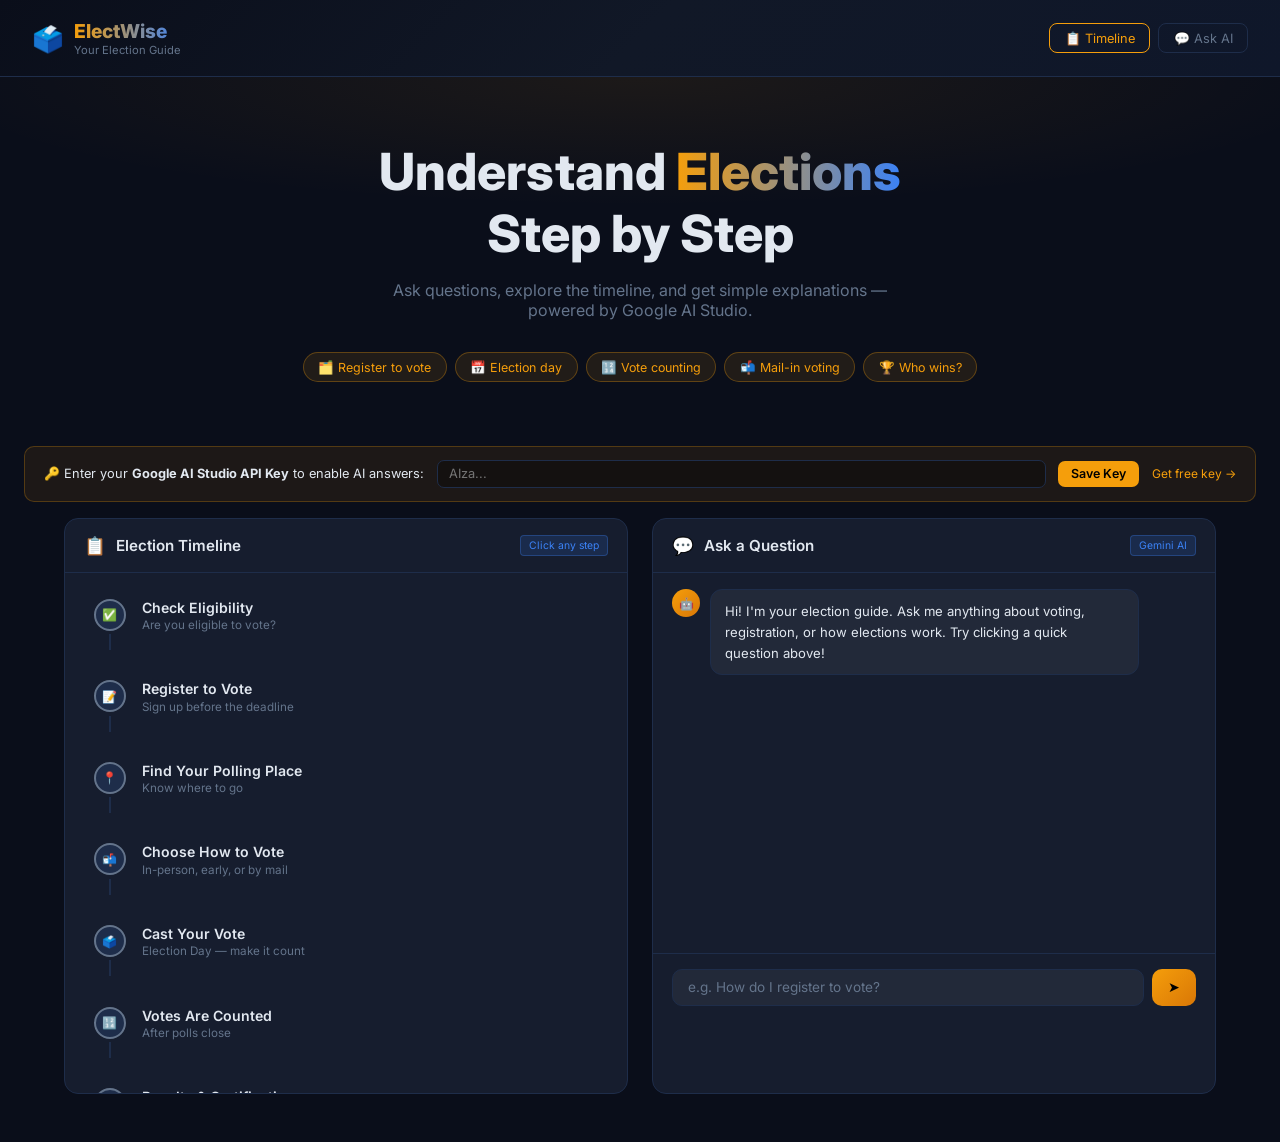
<file: index.html>
<!DOCTYPE html>
<html lang="en">
<head>
<meta charset="UTF-8"/>
<meta name="viewport" content="width=device-width,initial-scale=1.0"/>
<title>ElectWise — Your Election Guide</title>
<link href="https://fonts.googleapis.com/css2?family=Inter:wght@300;400;500;600;700;800&display=swap" rel="stylesheet"/>
<style>
:root{
  --bg:#0a0e1a;
  --bg2:#111827;
  --card:#161d2e;
  --border:#1e2d4a;
  --accent:#f59e0b;
  --accent2:#3b82f6;
  --text:#e2e8f0;
  --muted:#64748b;
  --success:#10b981;
  --radius:14px;
}
*{margin:0;padding:0;box-sizing:border-box;}
body{font-family:'Inter',sans-serif;background:var(--bg);color:var(--text);min-height:100vh;overflow-x:hidden;}

/* ── HEADER ── */
header{
  background:linear-gradient(135deg,#0a0e1a 0%,#111827 50%,#0f172a 100%);
  border-bottom:1px solid var(--border);
  padding:1.2rem 2rem;
  display:flex;align-items:center;gap:1rem;
  position:sticky;top:0;z-index:100;
  backdrop-filter:blur(12px);
}
.logo{display:flex;align-items:center;gap:.6rem;}
.logo-icon{font-size:1.6rem;}
.logo-text{font-size:1.2rem;font-weight:800;background:linear-gradient(90deg,#f59e0b,#3b82f6);-webkit-background-clip:text;-webkit-text-fill-color:transparent;}
.logo-sub{font-size:.7rem;color:var(--muted);font-weight:400;-webkit-text-fill-color:var(--muted);}
header nav{margin-left:auto;display:flex;gap:.5rem;}
header nav button{background:transparent;border:1px solid var(--border);color:var(--muted);padding:.4rem .9rem;border-radius:8px;cursor:pointer;font-size:.8rem;font-family:'Inter',sans-serif;transition:all .2s;}
header nav button:hover,header nav button.active{border-color:var(--accent);color:var(--accent);}

/* ── HERO ── */
.hero{
  text-align:center;padding:4rem 2rem 2rem;
  background:radial-gradient(ellipse 80% 50% at 50% 0%,rgba(245,158,11,.08) 0%,transparent 70%);
}
.hero h1{font-size:clamp(2rem,5vw,3.2rem);font-weight:800;line-height:1.2;margin-bottom:1rem;}
.hero h1 span{background:linear-gradient(90deg,#f59e0b,#3b82f6);-webkit-background-clip:text;-webkit-text-fill-color:transparent;}
.hero p{color:var(--muted);font-size:1rem;max-width:540px;margin:0 auto 2rem;}
.quick-chips{display:flex;flex-wrap:wrap;gap:.5rem;justify-content:center;margin-bottom:2rem;}
.chip{background:rgba(245,158,11,.1);border:1px solid rgba(245,158,11,.3);color:var(--accent);padding:.4rem .9rem;border-radius:999px;font-size:.78rem;cursor:pointer;transition:all .2s;}
.chip:hover{background:rgba(245,158,11,.2);transform:translateY(-1px);}

/* ── LAYOUT ── */
.main{display:grid;grid-template-columns:1fr 1fr;gap:1.5rem;max-width:1200px;margin:0 auto;padding:0 1.5rem 3rem;}
@media(max-width:768px){.main{grid-template-columns:1fr;}}

/* ── PANEL ── */
.panel{background:var(--card);border:1px solid var(--border);border-radius:var(--radius);overflow:hidden;display:flex;flex-direction:column;}
.panel-header{padding:1rem 1.2rem;border-bottom:1px solid var(--border);display:flex;align-items:center;gap:.6rem;}
.panel-header .icon{font-size:1.1rem;}
.panel-header h2{font-size:.95rem;font-weight:600;}
.panel-header .badge{margin-left:auto;background:rgba(59,130,246,.15);border:1px solid rgba(59,130,246,.3);color:var(--accent2);font-size:.65rem;padding:.2rem .5rem;border-radius:4px;}

/* ── TIMELINE ── */
.timeline{padding:1rem 1.2rem;flex:1;overflow-y:auto;max-height:520px;}
.tl-step{display:flex;gap:1rem;margin-bottom:.5rem;cursor:pointer;border-radius:10px;padding:.6rem;transition:background .2s;position:relative;}
.tl-step:hover{background:rgba(245,158,11,.06);}
.tl-step.active{background:rgba(245,158,11,.1);border:1px solid rgba(245,158,11,.2);}
.tl-left{display:flex;flex-direction:column;align-items:center;gap:0;}
.step-num{width:32px;height:32px;border-radius:50%;background:var(--border);border:2px solid var(--muted);display:flex;align-items:center;justify-content:center;font-size:.75rem;font-weight:700;flex-shrink:0;transition:all .3s;}
.tl-step.done .step-num{background:var(--success);border-color:var(--success);color:#fff;}
.tl-step.active .step-num{background:var(--accent);border-color:var(--accent);color:#000;}
.tl-line{width:2px;flex:1;background:var(--border);min-height:16px;margin:.2rem 0;}
.tl-content{flex:1;}
.tl-title{font-size:.88rem;font-weight:600;margin-bottom:.15rem;}
.tl-sub{font-size:.73rem;color:var(--muted);}
.tl-detail{margin-top:.6rem;font-size:.78rem;color:var(--text);line-height:1.6;background:rgba(255,255,255,.03);border-radius:8px;padding:.7rem;display:none;border-left:2px solid var(--accent);}
.tl-step.active .tl-detail{display:block;animation:fadeIn .3s ease;}

/* ── CHAT ── */
.chat-messages{flex:1;overflow-y:auto;max-height:380px;padding:1rem 1.2rem;display:flex;flex-direction:column;gap:.8rem;}
.msg{display:flex;gap:.6rem;animation:fadeIn .3s ease;}
.msg.user{flex-direction:row-reverse;}
.avatar{width:28px;height:28px;border-radius:50%;flex-shrink:0;display:flex;align-items:center;justify-content:center;font-size:.75rem;}
.ai-avatar{background:linear-gradient(135deg,#f59e0b,#d97706);}
.user-avatar{background:linear-gradient(135deg,#3b82f6,#2563eb);}
.bubble{max-width:82%;background:rgba(255,255,255,.05);border:1px solid var(--border);border-radius:12px;padding:.65rem .9rem;font-size:.82rem;line-height:1.6;}
.msg.user .bubble{background:rgba(59,130,246,.12);border-color:rgba(59,130,246,.25);}
.bubble ul{margin-left:1rem;margin-top:.3rem;}
.bubble li{margin-bottom:.2rem;}
.chat-input-area{padding:.9rem 1.2rem;border-top:1px solid var(--border);}
.input-row{display:flex;gap:.5rem;}
#chat-input{flex:1;background:rgba(255,255,255,.05);border:1px solid var(--border);border-radius:10px;padding:.6rem .9rem;color:var(--text);font-size:.85rem;font-family:'Inter',sans-serif;outline:none;transition:border .2s;}
#chat-input:focus{border-color:var(--accent);}
#chat-input::placeholder{color:var(--muted);}
#send-btn{background:linear-gradient(135deg,#f59e0b,#d97706);border:none;border-radius:10px;padding:.6rem 1rem;cursor:pointer;font-size:.9rem;transition:transform .15s,opacity .2s;}
#send-btn:hover{transform:scale(1.05);}
#send-btn:disabled{opacity:.5;cursor:not-allowed;}

/* ── RESULT PANEL ── */
.result-box{margin:0 1.5rem 1.5rem;background:var(--card);border:1px solid var(--border);border-radius:var(--radius);padding:1.2rem;display:none;animation:fadeIn .4s ease;}
.result-box.visible{display:block;}
.result-box h3{font-size:.9rem;font-weight:700;color:var(--accent);margin-bottom:.7rem;display:flex;align-items:center;gap:.4rem;}
.result-box .steps-list{list-style:none;}
.result-box .steps-list li{display:flex;gap:.7rem;padding:.5rem 0;border-bottom:1px solid rgba(255,255,255,.05);font-size:.82rem;line-height:1.5;}
.result-box .steps-list li:last-child{border-bottom:none;}
.step-dot{width:20px;height:20px;border-radius:50%;background:linear-gradient(135deg,#f59e0b,#3b82f6);display:flex;align-items:center;justify-content:center;font-size:.62rem;font-weight:700;flex-shrink:0;color:#000;}

/* ── LOADING ── */
.typing{display:flex;gap:4px;align-items:center;padding:.4rem 0;}
.typing span{width:6px;height:6px;background:var(--muted);border-radius:50%;animation:bounce .8s infinite;}
.typing span:nth-child(2){animation-delay:.15s;}
.typing span:nth-child(3){animation-delay:.3s;}
@keyframes bounce{0%,80%,100%{transform:translateY(0);}40%{transform:translateY(-5px);}}
@keyframes fadeIn{from{opacity:0;transform:translateY(6px);}to{opacity:1;transform:translateY(0);}}

/* ── API KEY BANNER ── */
.api-banner{background:rgba(245,158,11,.08);border:1px solid rgba(245,158,11,.25);border-radius:10px;padding:.8rem 1.2rem;margin:0 1.5rem 1rem;font-size:.8rem;display:flex;align-items:center;gap:.8rem;flex-wrap:wrap;}
.api-banner input{background:rgba(0,0,0,.3);border:1px solid var(--border);border-radius:7px;padding:.35rem .7rem;color:var(--text);font-size:.8rem;font-family:'Inter',sans-serif;flex:1;min-width:200px;outline:none;}
.api-banner input:focus{border-color:var(--accent);}
.api-banner button{background:var(--accent);border:none;border-radius:7px;padding:.35rem .8rem;font-size:.78rem;font-weight:600;cursor:pointer;color:#000;font-family:'Inter',sans-serif;}
</style>
</head>
<body>

<header>
  <div class="logo">
    <span class="logo-icon">🗳️</span>
    <div>
      <div class="logo-text">ElectWise</div>
      <div class="logo-sub">Your Election Guide</div>
    </div>
  </div>
  <nav>
    <button class="active" onclick="showSection('guide')">📋 Timeline</button>
    <button onclick="showSection('chat')">💬 Ask AI</button>
  </nav>
</header>

<div class="hero">
  <h1>Understand <span>Elections</span><br/>Step by Step</h1>
  <p>Ask questions, explore the timeline, and get simple explanations — powered by Google AI Studio.</p>
  <div class="quick-chips">
    <div class="chip" onclick="askQuestion('How do I register to vote?')">🗂️ Register to vote</div>
    <div class="chip" onclick="askQuestion('What happens on election day?')">📅 Election day</div>
    <div class="chip" onclick="askQuestion('How are votes counted?')">🔢 Vote counting</div>
    <div class="chip" onclick="askQuestion('Can I vote by mail?')">📬 Mail-in voting</div>
    <div class="chip" onclick="askQuestion('How is the winner decided?')">🏆 Who wins?</div>
  </div>
</div>

<!-- API Key Banner -->
<div class="api-banner" id="api-banner">
  <span>🔑 Enter your <strong>Google AI Studio API Key</strong> to enable AI answers:</span>
  <input type="password" id="api-key-input" placeholder="AIza..."/>
  <button onclick="saveApiKey()">Save Key</button>
  <a href="https://aistudio.google.com/apikey" target="_blank" style="color:var(--accent);font-size:.75rem;text-decoration:none;">Get free key →</a>
</div>

<!-- Result Box (AI full answer) -->
<div class="result-box" id="result-box">
  <h3>✨ AI Breakdown</h3>
  <div id="result-content"></div>
</div>

<div class="main">

  <!-- LEFT: TIMELINE -->
  <div class="panel" id="timeline-panel">
    <div class="panel-header">
      <span class="icon">📋</span>
      <h2>Election Timeline</h2>
      <span class="badge">Click any step</span>
    </div>
    <div class="timeline" id="timeline"></div>
  </div>

  <!-- RIGHT: CHAT -->
  <div class="panel" id="chat-panel">
    <div class="panel-header">
      <span class="icon">💬</span>
      <h2>Ask a Question</h2>
      <span class="badge">Gemini AI</span>
    </div>
    <div class="chat-messages" id="chat-messages">
      <div class="msg">
        <div class="avatar ai-avatar">🤖</div>
        <div class="bubble">Hi! I'm your election guide. Ask me anything about voting, registration, or how elections work. Try clicking a quick question above!</div>
      </div>
    </div>
    <div class="chat-input-area">
      <div class="input-row">
        <input type="text" id="chat-input" placeholder="e.g. How do I register to vote?" onkeydown="if(event.key==='Enter')sendMessage()"/>
        <button id="send-btn" onclick="sendMessage()">➤</button>
      </div>
    </div>
  </div>

</div>

<script>
// ── DATA ──
const STEPS = [
  {
    num:1, icon:"✅", title:"Check Eligibility",
    sub:"Are you eligible to vote?",
    detail:"In the US, you must be: (1) a US citizen, (2) at least 18 years old by Election Day, (3) a resident of the state where you register. Some states allow 17-year-olds to vote in primaries if they'll be 18 by the general election."
  },
  {
    num:2, icon:"📝", title:"Register to Vote",
    sub:"Sign up before the deadline",
    detail:"Register online at vote.gov, by mail, or in person at your local election office. Deadlines vary by state — usually 15–30 days before the election. Some states offer same-day registration. You'll need your address, ID number or last 4 SSN digits."
  },
  {
    num:3, icon:"📍", title:"Find Your Polling Place",
    sub:"Know where to go",
    detail:"After registering, you're assigned a polling place based on your address. Find it at vote.gov or your state's election website. Hours are typically 6am–8pm on Election Day. If you move, update your registration!"
  },
  {
    num:4, icon:"📬", title:"Choose How to Vote",
    sub:"In-person, early, or by mail",
    detail:"You have options: (1) Vote in person on Election Day, (2) Early voting — many states open polls 1–2 weeks early, (3) Absentee/Mail-in ballot — request one from your county clerk. Mail-in deadlines vary, so apply early."
  },
  {
    num:5, icon:"🗳️", title:"Cast Your Vote",
    sub:"Election Day — make it count",
    detail:"Bring a valid ID (requirements vary by state). A poll worker will verify your registration. You'll receive a ballot, mark your choices in a private booth, then submit it. You may get an 'I Voted' sticker! The whole process takes about 5–15 minutes."
  },
  {
    num:6, icon:"🔢", title:"Votes Are Counted",
    sub:"After polls close",
    detail:"Ballots are counted by election officials — both digitally (scanning machines) and manually audited. Mail-in ballots may take days to count. Results are reported throughout the night but are not certified immediately — this is normal."
  },
  {
    num:7, icon:"🏆", title:"Results & Certification",
    sub:"The official outcome",
    detail:"Preliminary results are announced on election night. Official certification happens days to weeks later after all ballots (including mail-in) are verified. For presidential elections, the Electoral College meets in December. Inauguration is January 20."
  }
];

let activeStep = null;

function renderTimeline(){
  const el = document.getElementById('timeline');
  el.innerHTML = STEPS.map((s,i) => `
    <div class="tl-step" id="step-${s.num}" onclick="toggleStep(${s.num})">
      <div class="tl-left">
        <div class="step-num">${s.icon}</div>
        ${i < STEPS.length-1 ? '<div class="tl-line"></div>' : ''}
      </div>
      <div class="tl-content">
        <div class="tl-title">${s.title}</div>
        <div class="tl-sub">${s.sub}</div>
        <div class="tl-detail">${s.detail}</div>
      </div>
    </div>
  `).join('');
}

function toggleStep(num){
  if(activeStep === num){
    document.getElementById('step-'+num).classList.remove('active');
    activeStep = null;
    return;
  }
  if(activeStep) document.getElementById('step-'+activeStep)?.classList.remove('active');
  activeStep = num;
  document.getElementById('step-'+num).classList.add('active');
  document.getElementById('step-'+num).scrollIntoView({behavior:'smooth',block:'nearest'});
}

// ── API KEY ──
let API_KEY = localStorage.getItem('ew_api_key') || '';
function saveApiKey(){
  API_KEY = document.getElementById('api-key-input').value.trim();
  if(API_KEY){ localStorage.setItem('ew_api_key',API_KEY); document.getElementById('api-banner').style.display='none'; }
}
window.addEventListener('load',()=>{
  if(API_KEY) document.getElementById('api-banner').style.display='none';
});

// ── CHAT ──
let chatHistory = [];

function addMsg(role, html){
  const wrap = document.getElementById('chat-messages');
  const isUser = role==='user';
  const div = document.createElement('div');
  div.className = `msg ${isUser?'user':''}`;
  div.innerHTML = `
    <div class="avatar ${isUser?'user-avatar':'ai-avatar'}">${isUser?'👤':'🤖'}</div>
    <div class="bubble">${html}</div>
  `;
  wrap.appendChild(div);
  wrap.scrollTop = wrap.scrollHeight;
  return div;
}

function showTyping(){
  const wrap = document.getElementById('chat-messages');
  const div = document.createElement('div');
  div.className='msg';div.id='typing-indicator';
  div.innerHTML=`<div class="avatar ai-avatar">🤖</div><div class="bubble"><div class="typing"><span></span><span></span><span></span></div></div>`;
  wrap.appendChild(div);wrap.scrollTop=wrap.scrollHeight;
}
function hideTyping(){ document.getElementById('typing-indicator')?.remove(); }

async function callGemini(question){
  if(!API_KEY) return "⚠️ Please enter your Google AI Studio API key above to get AI-powered answers!";
  const url = `https://generativelanguage.googleapis.com/v1beta/models/gemini-2.0-flash:generateContent?key=${API_KEY}`;
  const systemCtx = `You are ElectWise, a friendly non-partisan election guide for first-time voters in the US.

When a user asks a question, follow this exact structure:
1. **Stage:** Start with one bold line identifying which election stage their question is about (e.g. "📋 Stage: Vote Counting").
2. **How it works:** Give a numbered list of 3–5 simple, jargon-free steps explaining that stage.
3. **What happens next:** End with a single sentence starting with "➡️ What happens next:" that tells the user what follows this stage.

Keep the total response under 200 words. Use plain language a first-time voter can understand. Do not use legal or technical jargon. Always recommend vote.gov for local details.`;
  const body = {
    contents:[
      {role:"user",parts:[{text: systemCtx + "\n\nUser question: " + question}]}
    ]
  };
  try{
    const res = await fetch(url,{method:'POST',headers:{'Content-Type':'application/json'},body:JSON.stringify(body)});
    const data = await res.json();
    if(data.candidates?.[0]?.content?.parts?.[0]?.text){
      return data.candidates[0].content.parts[0].text;
    }
    return "Sorry, I couldn't get an answer. Please check your API key and try again.";
  } catch(e){
    return "Network error. Please check your connection and API key.";
  }
}

function formatAIText(text){
  return text
    .replace(/\*\*(.*?)\*\*/g,'<strong>$1</strong>')
    .replace(/\n\n/g,'<br/><br/>')
    .replace(/\n(\d+)\./g,'<br/>$1.')
    .replace(/\n-\s/g,'<br/>• ');
}

async function sendMessage(){
  const input = document.getElementById('chat-input');
  const q = input.value.trim();
  if(!q) return;
  input.value='';
  document.getElementById('send-btn').disabled=true;
  addMsg('user', q);
  showTyping();
  const answer = await callGemini(q);
  hideTyping();
  addMsg('ai', formatAIText(answer));
  document.getElementById('send-btn').disabled=false;
  input.focus();
}

function askQuestion(q){
  document.getElementById('chat-input').value = q;
  sendMessage();
  // scroll to chat
  document.getElementById('chat-panel').scrollIntoView({behavior:'smooth',block:'start'});
}

function showSection(s){
  const btns = document.querySelectorAll('header nav button');
  btns.forEach((b,i)=>b.classList.toggle('active', (s==='guide'&&i===0)||(s==='chat'&&i===1)));
}

// ── INIT ──
renderTimeline();
</script>
</body>
</html>
</file>
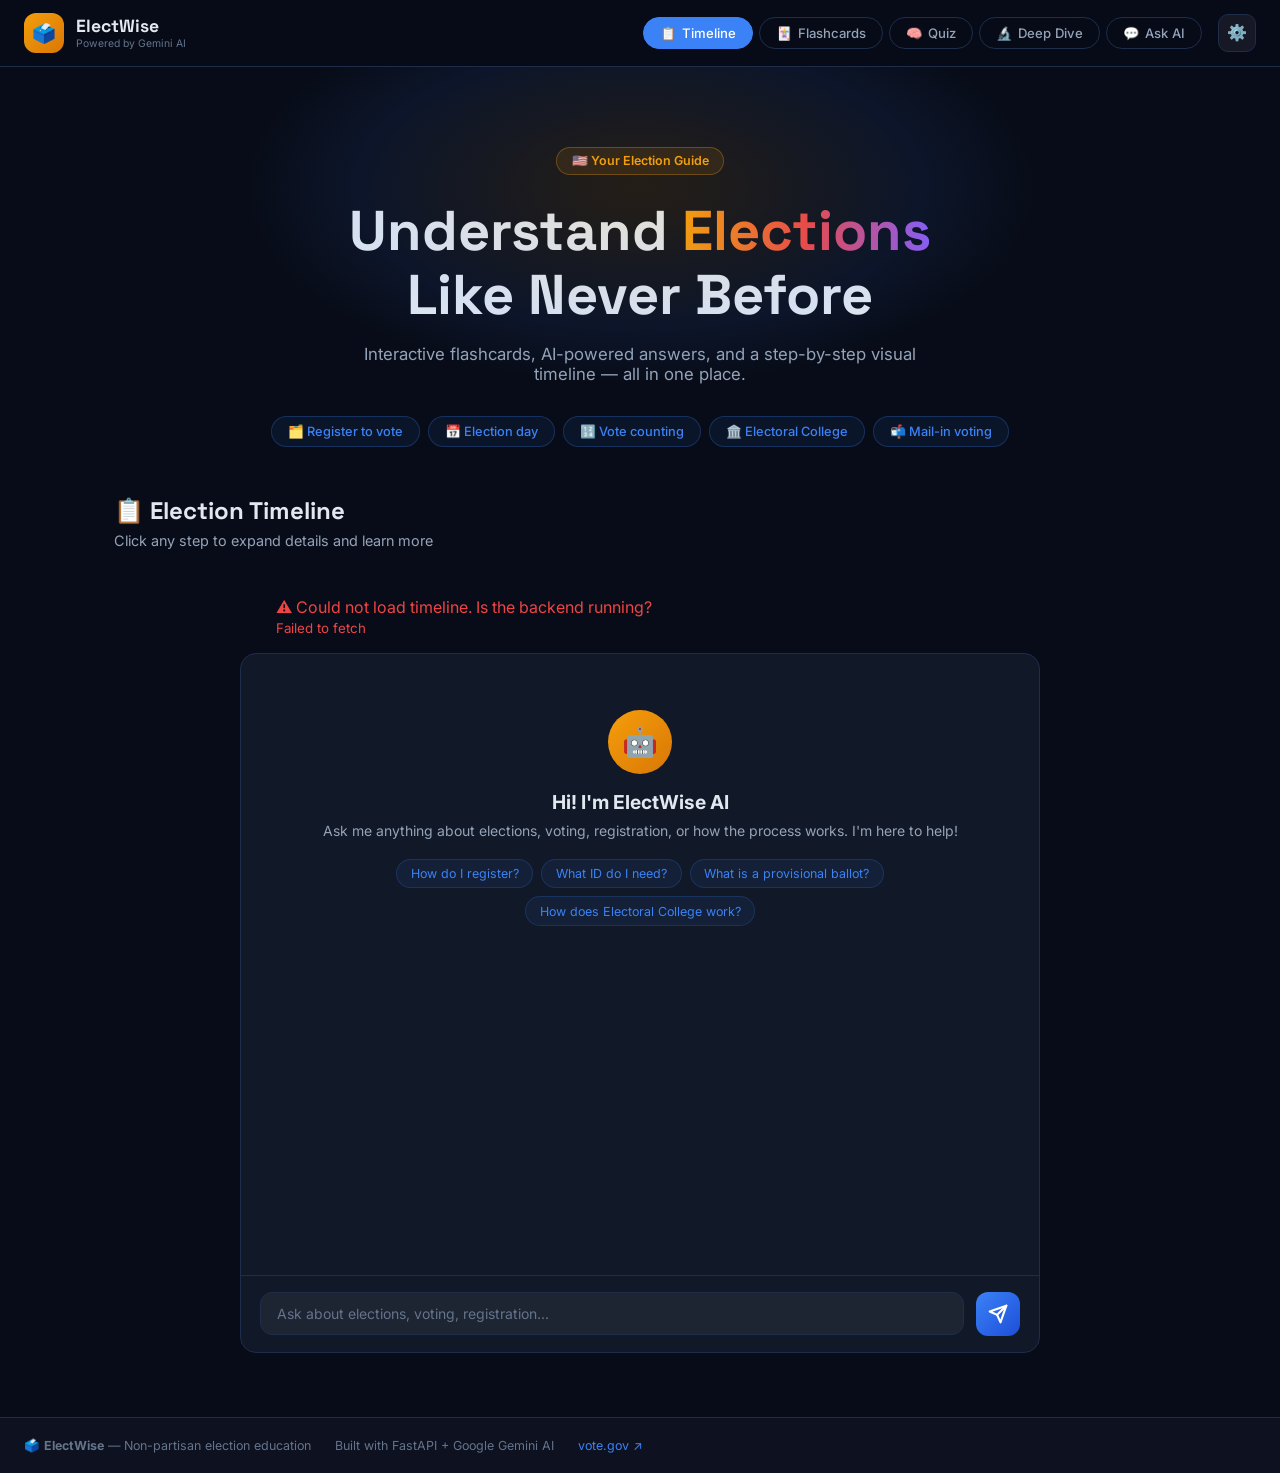
<file: static/index.html>
<!DOCTYPE html>
<html lang="en">
<head>
  <meta charset="UTF-8"/>
  <meta name="viewport" content="width=device-width,initial-scale=1.0"/>
  <title>ElectWise — Interactive Election Guide</title>
  <meta name="description" content="Learn how elections work with interactive flashcards, an AI chat assistant, and a visual timeline. Powered by Google Gemini."/>
  <link rel="preconnect" href="https://fonts.googleapis.com"/>
  <link href="https://fonts.googleapis.com/css2?family=Inter:wght@300;400;500;600;700;800;900&family=Space+Grotesk:wght@400;500;600;700&display=swap" rel="stylesheet"/>
  <link rel="stylesheet" href="/static/style.css"/>
</head>
<body>

<!-- ═══ HEADER ═══ -->
<header id="site-header">
  <div class="header-inner">
    <div class="logo">
      <div class="logo-orb">🗳️</div>
      <div>
        <div class="logo-name">ElectWise</div>
        <div class="logo-tag">Powered by Gemini AI</div>
      </div>
    </div>
    <nav class="main-nav">
      <button class="nav-btn active" data-tab="timeline" onclick="switchTab('timeline')">
        <span>📋</span> Timeline
      </button>
      <button class="nav-btn" data-tab="flashcards" onclick="switchTab('flashcards')">
        <span>🃏</span> Flashcards
      </button>
      <button class="nav-btn" data-tab="quiz" onclick="switchTab('quiz')">
        <span>🧠</span> Quiz
      </button>
      <button class="nav-btn" data-tab="deepdive" onclick="switchTab('deepdive')">
        <span>🔬</span> Deep Dive
      </button>
      <button class="nav-btn" data-tab="chat" onclick="switchTab('chat')">
        <span>💬</span> Ask AI
      </button>
    </nav>
    <button class="settings-btn" onclick="toggleSettings()" title="API Settings">⚙️</button>
  </div>
</header>

<!-- ═══ SETTINGS DRAWER ═══ -->
<div class="settings-overlay" id="settings-overlay" onclick="toggleSettings()"></div>
<div class="settings-drawer" id="settings-drawer">
  <div class="drawer-header">
    <h3>⚙️ Settings</h3>
    <button onclick="toggleSettings()" class="close-btn">✕</button>
  </div>
  <div class="drawer-body">
    <label class="field-label">🔑 Gemini API Key</label>
    <input type="password" id="api-key-input" placeholder="AIza..." class="field-input"/>
    <button class="save-key-btn" onclick="saveKey()">Save Key</button>
    <a href="https://aistudio.google.com/apikey" target="_blank" class="get-key-link">
      Get a free API key →
    </a>
    <div class="key-status" id="key-status"></div>
    <hr class="drawer-sep"/>
    <label class="field-label">🌐 Backend URL</label>
    <input type="text" id="backend-url-input" placeholder="http://localhost:8000" class="field-input"/>
    <button class="save-key-btn" onclick="saveBackendUrl()">Save URL</button>
  </div>
</div>

<!-- ═══ HERO ═══ -->
<section class="hero">
  <div class="hero-bg-blur"></div>
  <div class="hero-content">
    <div class="hero-badge">🇺🇸 Your Election Guide</div>
    <h1 class="hero-title">Understand <span class="gradient-text">Elections</span><br/>Like Never Before</h1>
    <p class="hero-sub">Interactive flashcards, AI-powered answers, and a step-by-step visual timeline — all in one place.</p>
    <div class="hero-chips">
      <button class="chip" onclick="quickAsk('How do I register to vote?')">🗂️ Register to vote</button>
      <button class="chip" onclick="quickAsk('What happens on election day?')">📅 Election day</button>
      <button class="chip" onclick="quickAsk('How are votes counted?')">🔢 Vote counting</button>
      <button class="chip" onclick="quickAsk('What is the Electoral College?')">🏛️ Electoral College</button>
      <button class="chip" onclick="quickAsk('Can I vote by mail?')">📬 Mail-in voting</button>
    </div>
  </div>
</section>

<!-- ═══ MAIN CONTENT ═══ -->
<main class="main-content">

  <!-- ── TAB: TIMELINE ── -->
  <section class="tab-panel active" id="tab-timeline">
    <div class="section-header">
      <h2>📋 Election Timeline</h2>
      <p>Click any step to expand details and learn more</p>
    </div>
    <div class="timeline-wrapper">
      <div class="timeline-track" id="timeline-track">
        <div class="timeline-loading">⏳ Loading timeline...</div>
      </div>
    </div>
  </section>

  <!-- ── TAB: FLASHCARDS ── -->
  <section class="tab-panel" id="tab-flashcards">
    <div class="section-header">
      <h2>🃏 Flashcards</h2>
      <p>Tap a card to reveal the answer. Use the controls to navigate or generate new topics.</p>
    </div>
    <div class="fc-controls">
      <div class="fc-topic-row">
        <input type="text" id="fc-topic" placeholder="Topic (e.g. voter registration)" class="field-input topic-input"/>
        <button class="gen-btn" onclick="generateFlashcards()" id="fc-gen-btn">
          ✨ Generate Cards
        </button>
      </div>
      <div class="fc-topic-chips">
        <button class="topic-chip" onclick="setFcTopic('voter registration')">Registration</button>
        <button class="topic-chip" onclick="setFcTopic('election day voting process')">Voting Day</button>
        <button class="topic-chip" onclick="setFcTopic('Electoral College')">Electoral College</button>
        <button class="topic-chip" onclick="setFcTopic('mail-in and absentee voting')">Mail-in Voting</button>
        <button class="topic-chip" onclick="setFcTopic('how votes are counted')">Vote Counting</button>
      </div>
    </div>
    <div class="fc-area">
      <div class="fc-card-wrapper" id="fc-card-wrapper">
        <div class="fc-empty-state">
          <div class="empty-icon">🃏</div>
          <h3>No flashcards yet</h3>
          <p>Enter a topic above and click "Generate Cards" to create AI-powered flashcards.</p>
        </div>
      </div>
      <div class="fc-nav" id="fc-nav" style="display:none">
        <button class="fc-arrow" onclick="fcPrev()" id="fc-prev">‹</button>
        <span class="fc-counter" id="fc-counter">1 / 6</span>
        <button class="fc-arrow" onclick="fcNext()" id="fc-next">›</button>
      </div>
      <div class="fc-progress" id="fc-progress"></div>
    </div>
  </section>

  <!-- ── TAB: QUIZ ── -->
  <section class="tab-panel" id="tab-quiz">
    <div class="section-header">
      <h2>🧠 Knowledge Quiz</h2>
      <p>Test what you know about elections. Get a new AI-generated quiz anytime.</p>
    </div>
    <div class="quiz-controls">
      <div class="fc-topic-row">
        <input type="text" id="quiz-topic" placeholder="Topic (e.g. voting rights)" class="field-input topic-input"/>
        <button class="gen-btn" onclick="generateQuiz()" id="quiz-gen-btn">
          🧠 Start Quiz
        </button>
      </div>
      <div class="fc-topic-chips">
        <button class="topic-chip" onclick="setQuizTopic('general election process')">General</button>
        <button class="topic-chip" onclick="setQuizTopic('voter registration and eligibility')">Registration</button>
        <button class="topic-chip" onclick="setQuizTopic('Electoral College and presidential elections')">Electoral College</button>
        <button class="topic-chip" onclick="setQuizTopic('election security and vote counting')">Vote Counting</button>
      </div>
    </div>
    <div id="quiz-area">
      <div class="fc-empty-state">
        <div class="empty-icon">🧠</div>
        <h3>Ready to be tested?</h3>
        <p>Choose a topic and click "Start Quiz" to get 5 AI-generated questions.</p>
      </div>
    </div>
  </section>

  <!-- ── TAB: CHAT ── -->
  <section class="tab-panel" id="tab-chat">
    <div class="chat-container">
      <div class="chat-messages" id="chat-messages">
        <div class="chat-welcome">
          <div class="welcome-orb">🤖</div>
          <h3>Hi! I'm ElectWise AI</h3>
          <p>Ask me anything about elections, voting, registration, or how the process works. I'm here to help!</p>
          <div class="welcome-suggestions">
            <button onclick="quickAsk('How do I register to vote for the first time?')">How do I register?</button>
            <button onclick="quickAsk('What ID do I need to vote?')">What ID do I need?</button>
            <button onclick="quickAsk('What is a provisional ballot?')">What is a provisional ballot?</button>
            <button onclick="quickAsk('How does the Electoral College work?')">How does Electoral College work?</button>
          </div>
        </div>
      </div>
      <div class="chat-input-bar">
        <input
          type="text"
          id="chat-input"
          placeholder="Ask about elections, voting, registration..."
          onkeydown="if(event.key==='Enter' && !event.shiftKey){event.preventDefault();sendChat();}"
          autocomplete="off"
        />
        <button class="send-btn" id="send-btn" onclick="sendChat()">
          <svg width="20" height="20" viewBox="0 0 24 24" fill="none" stroke="currentColor" stroke-width="2.5" stroke-linecap="round" stroke-linejoin="round">
            <line x1="22" y1="2" x2="11" y2="13"></line>
            <polygon points="22 2 15 22 11 13 2 9 22 2"></polygon>
          </svg>
        </button>
      </div>
    </div>
  </section>

  <!-- ── TAB: DEEP DIVE ── -->
  <section class="tab-panel" id="tab-deepdive">
    <div class="section-header">
      <h2>🔬 Deep Dive AI</h2>
      <p>4-agent reasoning pipeline with RAG — see exactly <em>how</em> the AI thinks through your question.</p>
    </div>
    <div class="dd-input-area">
      <div class="dd-level-row">
        <span class="field-label">Experience level:</span>
        <div class="dd-level-chips">
          <button class="level-chip active" data-level="beginner" onclick="setLevel('beginner')">🌱 Beginner</button>
          <button class="level-chip" data-level="intermediate" onclick="setLevel('intermediate')">📘 Intermediate</button>
          <button class="level-chip" data-level="expert" onclick="setLevel('expert')">🎓 Expert</button>
        </div>
      </div>
      <div class="fc-topic-row" style="margin-top:.75rem">
        <input type="text" id="dd-question" class="field-input" placeholder="e.g. How does the Electoral College work?" onkeydown="if(event.key==='Enter')runAgent()"/>
        <button class="gen-btn" id="dd-btn" onclick="runAgent()">🔬 Analyze</button>
      </div>
      <div class="fc-topic-chips" style="margin-top:.5rem">
        <button class="topic-chip" onclick="setDdQ('How does the Electoral College decide the president?')">Electoral College</button>
        <button class="topic-chip" onclick="setDdQ('What ID do I need to vote?')">Voter ID</button>
        <button class="topic-chip" onclick="setDdQ('How are mail-in ballots verified?')">Mail-in ballots</button>
        <button class="topic-chip" onclick="setDdQ('What is a provisional ballot?')">Provisional ballot</button>
        <button class="topic-chip" onclick="setDdQ('How long does vote counting take?')">Vote counting</button>
      </div>
    </div>

    <div id="dd-result" style="display:none">
      <!-- Confidence Banner -->
      <div class="dd-confidence" id="dd-confidence"></div>

      <!-- Final Answer -->
      <div class="dd-card">
        <div class="dd-card-header"><span>💬</span> AI Answer <span class="dd-agent-tag">PersonaAgent</span></div>
        <div class="dd-answer" id="dd-answer"></div>
      </div>

      <!-- RAG Sources -->
      <div class="dd-card">
        <div class="dd-card-header"><span>📚</span> Knowledge Sources Retrieved <span class="dd-agent-tag">ResearchAgent · RAG</span></div>
        <div id="dd-sources"></div>
      </div>

      <!-- Reasoning Steps -->
      <div class="dd-card">
        <div class="dd-card-header"><span>🧩</span> Reasoning Trace <span class="dd-agent-tag">ReasoningAgent</span></div>
        <ol class="dd-steps" id="dd-steps"></ol>
      </div>

      <!-- Key Facts -->
      <div class="dd-card">
        <div class="dd-card-header"><span>📌</span> Key Facts <span class="dd-agent-tag">ReasoningAgent</span></div>
        <ul class="dd-facts" id="dd-facts"></ul>
      </div>
    </div>

    <div id="dd-empty" class="fc-empty-state">
      <div class="empty-icon">🔬</div>
      <h3>Multi-Agent Reasoning</h3>
      <p>Ask a question and watch 4 specialized AI agents collaborate to produce a verified, explained answer with a confidence score.</p>
      <div class="dd-agent-flow">
        <div class="dd-agent-pill">📚 ResearchAgent</div>
        <div class="dd-flow-arrow">→</div>
        <div class="dd-agent-pill">🧩 ReasoningAgent</div>
        <div class="dd-flow-arrow">→</div>
        <div class="dd-agent-pill">⚖️ CriticAgent</div>
        <div class="dd-flow-arrow">→</div>
        <div class="dd-agent-pill">💬 PersonaAgent</div>
      </div>
    </div>
  </section>

</main>

<!-- ═══ FOOTER ═══ -->
<footer class="site-footer">
  <div class="footer-inner">
    <span>🗳️ <strong>ElectWise</strong> — Non-partisan election education</span>
    <span>Built with FastAPI + Google Gemini AI</span>
    <a href="https://vote.gov" target="_blank">vote.gov ↗</a>
  </div>
</footer>

<script src="/static/app.js"></script>
</body>
</html>
</file>
<file: static/style.css>
/* ── TOKENS ── */
:root {
  --bg: #080c18;
  --bg2: #0d1120;
  --card: #111827;
  --card2: #161d2e;
  --border: #1e2d4a;
  --border2: #243352;
  --accent: #f59e0b;
  --accent2: #3b82f6;
  --accent3: #8b5cf6;
  --success: #10b981;
  --danger: #ef4444;
  --text: #e2e8f0;
  --muted: #64748b;
  --muted2: #94a3b8;
  --radius: 16px;
  --radius-sm: 10px;
  --shadow: 0 8px 32px rgba(0, 0, 0, .4);
}

*,
*::before,
*::after {
  margin: 0;
  padding: 0;
  box-sizing: border-box;
}

html {
  scroll-behavior: smooth;
}

body {
  font-family: 'Inter', sans-serif;
  background: var(--bg);
  color: var(--text);
  min-height: 100vh;
  overflow-x: hidden;
}

/* ── SCROLLBAR ── */
::-webkit-scrollbar {
  width: 6px;
}

::-webkit-scrollbar-track {
  background: var(--bg2);
}

::-webkit-scrollbar-thumb {
  background: var(--border2);
  border-radius: 99px;
}

/* ── HEADER ── */
#site-header {
  position: sticky;
  top: 0;
  z-index: 200;
  background: rgba(8, 12, 24, .85);
  backdrop-filter: blur(20px);
  border-bottom: 1px solid var(--border);
}

.header-inner {
  max-width: 1280px;
  margin: 0 auto;
  padding: .8rem 1.5rem;
  display: flex;
  align-items: center;
  gap: 1rem;
}

.logo {
  display: flex;
  align-items: center;
  gap: .75rem;
}

.logo-orb {
  width: 40px;
  height: 40px;
  border-radius: 12px;
  background: linear-gradient(135deg, #f59e0b, #d97706);
  display: flex;
  align-items: center;
  justify-content: center;
  font-size: 1.2rem;
  flex-shrink: 0;
}

.logo-name {
  font-family: 'Space Grotesk', sans-serif;
  font-size: 1.1rem;
  font-weight: 700;
}

.logo-tag {
  font-size: .65rem;
  color: var(--muted);
}

.main-nav {
  display: flex;
  gap: .4rem;
  margin-left: auto;
}

.nav-btn {
  background: transparent;
  border: 1px solid var(--border);
  color: var(--muted2);
  padding: .45rem 1rem;
  border-radius: 99px;
  cursor: pointer;
  font-size: .82rem;
  font-family: 'Inter', sans-serif;
  font-weight: 500;
  transition: all .2s;
  display: flex;
  align-items: center;
  gap: .35rem;
}

.nav-btn:hover {
  border-color: var(--accent2);
  color: var(--accent2);
}

.nav-btn.active {
  background: var(--accent2);
  border-color: var(--accent2);
  color: #fff;
}

.settings-btn {
  background: rgba(255, 255, 255, .06);
  border: 1px solid var(--border);
  border-radius: 10px;
  width: 38px;
  height: 38px;
  cursor: pointer;
  font-size: 1rem;
  color: var(--muted2);
  transition: all .2s;
  flex-shrink: 0;
}

.settings-btn:hover {
  border-color: var(--accent);
  color: var(--accent);
}

@media(max-width:640px) {
  .nav-btn span {
    display: none;
  }

  .nav-btn {
    padding: .45rem .7rem;
  }
}

/* ── SETTINGS DRAWER ── */
.settings-overlay {
  position: fixed;
  inset: 0;
  background: rgba(0, 0, 0, .5);
  z-index: 300;
  opacity: 0;
  pointer-events: none;
  transition: opacity .3s;
}

.settings-overlay.open {
  opacity: 1;
  pointer-events: all;
}

.settings-drawer {
  position: fixed;
  top: 0;
  right: 0;
  height: 100vh;
  width: 340px;
  background: var(--card);
  border-left: 1px solid var(--border);
  z-index: 400;
  transform: translateX(100%);
  transition: transform .3s ease;
  display: flex;
  flex-direction: column;
}

.settings-drawer.open {
  transform: translateX(0);
}

.drawer-header {
  display: flex;
  align-items: center;
  justify-content: space-between;
  padding: 1.25rem 1.5rem;
  border-bottom: 1px solid var(--border);
}

.drawer-header h3 {
  font-size: 1rem;
  font-weight: 700;
}

.close-btn {
  background: rgba(255, 255, 255, .06);
  border: 1px solid var(--border);
  border-radius: 8px;
  width: 32px;
  height: 32px;
  cursor: pointer;
  color: var(--muted2);
  font-size: .9rem;
}

.drawer-body {
  padding: 1.5rem;
  display: flex;
  flex-direction: column;
  gap: 1rem;
  flex: 1;
  overflow-y: auto;
}

.field-label {
  font-size: .8rem;
  color: var(--muted2);
  font-weight: 500;
}

.field-input {
  width: 100%;
  background: rgba(255, 255, 255, .05);
  border: 1px solid var(--border);
  border-radius: var(--radius-sm);
  padding: .65rem 1rem;
  color: var(--text);
  font-size: .875rem;
  font-family: 'Inter', sans-serif;
  outline: none;
  transition: border .2s;
}

.field-input:focus {
  border-color: var(--accent2);
}

.field-input::placeholder {
  color: var(--muted);
}

.save-key-btn {
  background: linear-gradient(135deg, var(--accent2), #1d4ed8);
  border: none;
  border-radius: var(--radius-sm);
  padding: .6rem 1rem;
  color: #fff;
  font-size: .85rem;
  font-weight: 600;
  cursor: pointer;
  font-family: 'Inter', sans-serif;
  transition: opacity .2s;
}

.save-key-btn:hover {
  opacity: .85;
}

.get-key-link {
  color: var(--accent);
  font-size: .8rem;
  text-decoration: none;
}

.get-key-link:hover {
  text-decoration: underline;
}

.key-status {
  font-size: .78rem;
}

.key-status.ok {
  color: var(--success);
}

.key-status.err {
  color: var(--danger);
}

.drawer-sep {
  border: none;
  border-top: 1px solid var(--border);
}

/* ── HERO ── */
.hero {
  position: relative;
  text-align: center;
  padding: 5rem 1.5rem 3rem;
  overflow: hidden;
}

.hero-bg-blur {
  position: absolute;
  top: -80px;
  left: 50%;
  transform: translateX(-50%);
  width: 800px;
  height: 400px;
  border-radius: 50%;
  background: radial-gradient(ellipse, rgba(245, 158, 11, .12) 0%, rgba(59, 130, 246, .08) 50%, transparent 70%);
  pointer-events: none;
}

.hero-badge {
  display: inline-flex;
  align-items: center;
  gap: .4rem;
  background: rgba(245, 158, 11, .1);
  border: 1px solid rgba(245, 158, 11, .3);
  color: var(--accent);
  border-radius: 99px;
  padding: .35rem .9rem;
  font-size: .78rem;
  font-weight: 600;
  margin-bottom: 1.5rem;
}

.hero-title {
  font-family: 'Space Grotesk', sans-serif;
  font-size: clamp(2rem, 5vw, 3.5rem);
  font-weight: 700;
  line-height: 1.15;
  margin-bottom: 1rem;
}

.gradient-text {
  background: linear-gradient(90deg, #f59e0b, #ef4444, #8b5cf6);
  -webkit-background-clip: text;
  -webkit-text-fill-color: transparent;
}

.hero-sub {
  color: var(--muted2);
  font-size: 1.05rem;
  max-width: 560px;
  margin: 0 auto 2rem;
}

.hero-chips {
  display: flex;
  flex-wrap: wrap;
  gap: .5rem;
  justify-content: center;
}

.chip {
  background: rgba(59, 130, 246, .08);
  border: 1px solid rgba(59, 130, 246, .25);
  color: var(--accent2);
  border-radius: 99px;
  padding: .45rem 1rem;
  font-size: .8rem;
  font-weight: 500;
  cursor: pointer;
  font-family: 'Inter', sans-serif;
  transition: all .2s;
}

.chip:hover {
  background: rgba(59, 130, 246, .18);
  transform: translateY(-2px);
}

/* ── MAIN LAYOUT ── */
.main-content {
  max-width: 1100px;
  margin: 0 auto;
  padding: 0 1.5rem 4rem;
}

.tab-panel {
  display: none;
  animation: fadeUp .35s ease;
}

.tab-panel.active {
  display: block;
}

@keyframes fadeUp {
  from {
    opacity: 0;
    transform: translateY(14px);
  }

  to {
    opacity: 1;
    transform: translateY(0);
  }
}

.section-header {
  margin-bottom: 2rem;
}

.section-header h2 {
  font-family: 'Space Grotesk', sans-serif;
  font-size: 1.5rem;
  font-weight: 700;
  margin-bottom: .35rem;
}

.section-header p {
  color: var(--muted2);
  font-size: .9rem;
}

/* ── TIMELINE ── */
.timeline-wrapper {
  max-width: 760px;
  margin: 0 auto;
}

.timeline-track {
  display: flex;
  flex-direction: column;
  gap: 0;
}

.tl-item {
  display: flex;
  gap: 1.2rem;
  cursor: pointer;
  padding: 1rem 1rem 1rem 0;
  position: relative;
  border-radius: var(--radius);
  transition: background .2s;
}

.tl-item:hover {
  background: rgba(255, 255, 255, .03);
}

.tl-left {
  display: flex;
  flex-direction: column;
  align-items: center;
  flex-shrink: 0;
}

.tl-bubble {
  width: 44px;
  height: 44px;
  border-radius: 50%;
  display: flex;
  align-items: center;
  justify-content: center;
  font-size: 1.1rem;
  flex-shrink: 0;
  border: 2px solid var(--border);
  background: var(--card2);
  transition: all .3s;
  z-index: 1;
}

.tl-item.expanded .tl-bubble {
  border-color: var(--accent);
  background: rgba(245, 158, 11, .15);
  box-shadow: 0 0 20px rgba(245, 158, 11, .3);
}

.tl-connector {
  width: 2px;
  flex: 1;
  background: var(--border);
  min-height: 24px;
  margin: 4px 0;
}

.tl-body {
  flex: 1;
  padding-top: .35rem;
}

.tl-phase-tag {
  font-size: .65rem;
  font-weight: 700;
  letter-spacing: .06em;
  text-transform: uppercase;
  color: var(--muted);
  margin-bottom: .2rem;
}

.tl-title {
  font-size: 1rem;
  font-weight: 700;
  margin-bottom: .2rem;
}

.tl-subtitle {
  font-size: .82rem;
  color: var(--muted2);
  margin-bottom: .5rem;
}

.tl-deadline {
  display: inline-flex;
  align-items: center;
  gap: .3rem;
  background: rgba(59, 130, 246, .1);
  border: 1px solid rgba(59, 130, 246, .2);
  color: var(--accent2);
  border-radius: 99px;
  padding: .2rem .6rem;
  font-size: .7rem;
}

.tl-detail-box {
  margin-top: .8rem;
  background: rgba(255, 255, 255, .03);
  border: 1px solid var(--border);
  border-left: 3px solid var(--accent);
  border-radius: var(--radius-sm);
  padding: 1rem;
  display: none;
  animation: fadeUp .25s ease;
}

.tl-item.expanded .tl-detail-box {
  display: block;
}

.tl-detail-box p {
  font-size: .85rem;
  color: var(--muted2);
  line-height: 1.7;
  margin-bottom: .75rem;
}

.tl-tips {
  list-style: none;
  display: flex;
  flex-direction: column;
  gap: .35rem;
}

.tl-tips li {
  font-size: .8rem;
  color: var(--text);
  display: flex;
  gap: .5rem;
}

.tl-tips li::before {
  content: "💡";
  flex-shrink: 0;
}

.timeline-loading {
  color: var(--muted);
  padding: 2rem;
  text-align: center;
}

/* ── FLASHCARDS ── */
.fc-controls {
  margin-bottom: 1.5rem;
  display: flex;
  flex-direction: column;
  gap: .75rem;
}

.fc-topic-row {
  display: flex;
  gap: .75rem;
}

.topic-input {
  flex: 1;
}

.gen-btn {
  background: linear-gradient(135deg, var(--accent), #d97706);
  border: none;
  border-radius: var(--radius-sm);
  padding: .65rem 1.25rem;
  color: #000;
  font-size: .875rem;
  font-weight: 700;
  cursor: pointer;
  font-family: 'Inter', sans-serif;
  white-space: nowrap;
  transition: opacity .2s, transform .15s;
}

.gen-btn:hover {
  opacity: .9;
  transform: translateY(-1px);
}

.gen-btn:disabled {
  opacity: .5;
  cursor: not-allowed;
  transform: none;
}

.fc-topic-chips {
  display: flex;
  flex-wrap: wrap;
  gap: .4rem;
}

.topic-chip {
  background: rgba(139, 92, 246, .08);
  border: 1px solid rgba(139, 92, 246, .25);
  color: var(--accent3);
  border-radius: 99px;
  padding: .35rem .8rem;
  font-size: .75rem;
  font-weight: 500;
  cursor: pointer;
  font-family: 'Inter', sans-serif;
  transition: all .2s;
}

.topic-chip:hover {
  background: rgba(139, 92, 246, .18);
}

.fc-area {
  display: flex;
  flex-direction: column;
  align-items: center;
  gap: 1.25rem;
}

.fc-card-wrapper {
  width: 100%;
  max-width: 600px;
  min-height: 300px;
  display: flex;
  align-items: center;
  justify-content: center;
}

.fc-empty-state {
  text-align: center;
  padding: 3rem 2rem;
  color: var(--muted2);
}

.empty-icon {
  font-size: 3rem;
  margin-bottom: 1rem;
}

.fc-empty-state h3 {
  font-size: 1.1rem;
  margin-bottom: .5rem;
  color: var(--text);
}

.fc-empty-state p {
  font-size: .875rem;
}

.flashcard {
  width: 100%;
  max-width: 600px;
  min-height: 300px;
  perspective: 1200px;
  cursor: pointer;
}

.fc-inner {
  position: relative;
  width: 100%;
  min-height: 300px;
  transform-style: preserve-3d;
  transition: transform .55s ease;
}

.flashcard.flipped .fc-inner {
  transform: rotateY(180deg);
}

.fc-front,
.fc-back {
  position: absolute;
  inset: 0;
  backface-visibility: hidden;
  border-radius: var(--radius);
  border: 1px solid var(--border);
  padding: 2rem;
  display: flex;
  flex-direction: column;
}

.fc-front {
  background: var(--card);
  justify-content: space-between;
}

.fc-back {
  background: linear-gradient(135deg, var(--card), var(--card2));
  transform: rotateY(180deg);
  justify-content: space-between;
}

.fc-cat {
  font-size: .7rem;
  font-weight: 700;
  letter-spacing: .08em;
  text-transform: uppercase;
  color: var(--accent2);
}

.fc-emoji {
  font-size: 2.5rem;
  text-align: center;
  margin: 1rem 0;
}

.fc-question {
  font-size: 1.1rem;
  font-weight: 600;
  line-height: 1.5;
  flex: 1;
  display: flex;
  align-items: center;
  justify-content: center;
  text-align: center;
}

.fc-hint {
  font-size: .72rem;
  color: var(--muted);
  text-align: center;
  margin-top: .75rem;
}

.fc-diff {
  display: inline-block;
  font-size: .65rem;
  font-weight: 700;
  padding: .2rem .55rem;
  border-radius: 99px;
  text-transform: uppercase;
  letter-spacing: .05em;
  align-self: flex-start;
}

.fc-diff.beginner {
  background: rgba(16, 185, 129, .15);
  color: var(--success);
}

.fc-diff.intermediate {
  background: rgba(245, 158, 11, .15);
  color: var(--accent);
}

.fc-diff.advanced {
  background: rgba(239, 68, 68, .15);
  color: var(--danger);
}

.fc-answer {
  font-size: .9rem;
  line-height: 1.7;
  flex: 1;
  color: var(--text);
}

.fc-fact {
  background: rgba(245, 158, 11, .08);
  border: 1px solid rgba(245, 158, 11, .2);
  border-radius: 8px;
  padding: .6rem .8rem;
  font-size: .78rem;
  color: var(--accent);
  margin-top: .75rem;
}

.fc-nav {
  display: flex;
  align-items: center;
  gap: 1.25rem;
}

.fc-arrow {
  background: var(--card2);
  border: 1px solid var(--border);
  color: var(--text);
  width: 44px;
  height: 44px;
  border-radius: 50%;
  font-size: 1.4rem;
  cursor: pointer;
  transition: all .2s;
  display: flex;
  align-items: center;
  justify-content: center;
}

.fc-arrow:hover {
  border-color: var(--accent2);
  color: var(--accent2);
}

.fc-counter {
  font-size: .9rem;
  color: var(--muted2);
  font-weight: 500;
  min-width: 60px;
  text-align: center;
}

.fc-progress {
  display: flex;
  gap: 6px;
  flex-wrap: wrap;
  justify-content: center;
}

.fc-dot {
  width: 8px;
  height: 8px;
  border-radius: 50%;
  background: var(--border);
  transition: background .3s;
}

.fc-dot.active {
  background: var(--accent2);
}

.fc-dot.seen {
  background: var(--muted);
}

/* ── QUIZ ── */
#tab-quiz .section-header {
  text-align: center;
}

#tab-quiz .fc-topic-chips {
  justify-content: center;
}

.quiz-controls {
  margin: 0 auto 1.5rem auto;
  max-width: 720px;
  display: flex;
  flex-direction: column;
  gap: .75rem;
}

#quiz-area {
  max-width: 720px;
  margin: 0 auto;
}

.quiz-q {
  background: var(--card);
  border: 1px solid var(--border);
  border-radius: var(--radius);
  padding: 1.5rem;
  margin-bottom: 1rem;
  animation: fadeUp .3s ease;
}

.quiz-q-header {
  display: flex;
  align-items: flex-start;
  gap: .75rem;
  margin-bottom: 1.1rem;
}

.quiz-num {
  width: 32px;
  height: 32px;
  border-radius: 50%;
  flex-shrink: 0;
  background: linear-gradient(135deg, var(--accent2), var(--accent3));
  display: flex;
  align-items: center;
  justify-content: center;
  font-size: .8rem;
  font-weight: 700;
}

.quiz-text {
  font-size: 1rem;
  font-weight: 600;
  line-height: 1.5;
  padding-top: .2rem;
}

.quiz-options {
  display: flex;
  flex-direction: column;
  gap: .6rem;
}

.quiz-opt {
  background: rgba(255, 255, 255, .04);
  border: 1px solid var(--border);
  border-radius: var(--radius-sm);
  padding: .75rem 1rem;
  font-size: .875rem;
  cursor: pointer;
  text-align: left;
  font-family: 'Inter', sans-serif;
  color: var(--text);
  transition: all .2s;
  display: flex;
  align-items: center;
  gap: .75rem;
}

.quiz-opt:hover:not(:disabled) {
  border-color: var(--accent2);
  background: rgba(59, 130, 246, .08);
}

.quiz-opt.correct {
  border-color: var(--success);
  background: rgba(16, 185, 129, .12);
  color: var(--success);
}

.quiz-opt.wrong {
  border-color: var(--danger);
  background: rgba(239, 68, 68, .12);
  color: var(--danger);
}

.quiz-opt:disabled {
  cursor: default;
}

.opt-letter {
  width: 26px;
  height: 26px;
  border-radius: 50%;
  border: 1px solid var(--border);
  display: flex;
  align-items: center;
  justify-content: center;
  font-size: .75rem;
  font-weight: 700;
  flex-shrink: 0;
}

.quiz-explanation {
  margin-top: .85rem;
  padding: .75rem 1rem;
  background: rgba(255, 255, 255, .04);
  border-left: 3px solid var(--success);
  border-radius: 0 8px 8px 0;
  font-size: .82rem;
  color: var(--muted2);
  line-height: 1.6;
  display: none;
  animation: fadeUp .25s ease;
}

.quiz-explanation.visible {
  display: block;
}

.quiz-score {
  background: linear-gradient(135deg, var(--card), var(--card2));
  border: 1px solid var(--border);
  border-radius: var(--radius);
  padding: 2rem;
  text-align: center;
  margin-top: 1rem;
}

.score-big {
  font-size: 3rem;
  font-weight: 800;
  font-family: 'Space Grotesk', sans-serif;
}

.score-label {
  font-size: .9rem;
  color: var(--muted2);
  margin-top: .5rem;
}

.retry-btn {
  margin-top: 1.25rem;
  background: var(--accent2);
  border: none;
  border-radius: var(--radius-sm);
  padding: .7rem 1.5rem;
  color: #fff;
  font-size: .9rem;
  font-weight: 600;
  cursor: pointer;
  font-family: 'Inter', sans-serif;
  transition: opacity .2s;
}

.retry-btn:hover {
  opacity: .85;
}

/* ── CHAT ── */
#tab-chat {
  height: calc(100vh - 200px);
  display: flex;
  flex-direction: column;
}

#tab-chat.active {
  display: flex;
}

.chat-container {
  flex: 1;
  display: flex;
  flex-direction: column;
  background: var(--card);
  border: 1px solid var(--border);
  border-radius: var(--radius);
  overflow: hidden;
  max-width: 800px;
  margin: 0 auto;
  width: 100%;
}

.chat-messages {
  flex: 1;
  overflow-y: auto;
  padding: 1.5rem;
  display: flex;
  flex-direction: column;
  gap: 1rem;
}

.chat-welcome {
  text-align: center;
  padding: 2rem 1rem;
}

.welcome-orb {
  width: 64px;
  height: 64px;
  border-radius: 50%;
  background: linear-gradient(135deg, #f59e0b, #d97706);
  display: flex;
  align-items: center;
  justify-content: center;
  font-size: 1.8rem;
  margin: 0 auto 1rem;
}

.chat-welcome h3 {
  font-size: 1.2rem;
  font-weight: 700;
  margin-bottom: .5rem;
}

.chat-welcome p {
  color: var(--muted2);
  font-size: .875rem;
  margin-bottom: 1.25rem;
}

.welcome-suggestions {
  display: flex;
  flex-wrap: wrap;
  gap: .5rem;
  justify-content: center;
}

.welcome-suggestions button {
  background: rgba(59, 130, 246, .08);
  border: 1px solid rgba(59, 130, 246, .2);
  color: var(--accent2);
  border-radius: 99px;
  padding: .4rem .85rem;
  font-size: .78rem;
  cursor: pointer;
  font-family: 'Inter', sans-serif;
  transition: all .2s;
}

.welcome-suggestions button:hover {
  background: rgba(59, 130, 246, .18);
}

.chat-msg {
  display: flex;
  gap: .75rem;
  animation: fadeUp .3s ease;
}

.chat-msg.user {
  flex-direction: row-reverse;
}

.msg-avatar {
  width: 34px;
  height: 34px;
  border-radius: 50%;
  flex-shrink: 0;
  display: flex;
  align-items: center;
  justify-content: center;
  font-size: .9rem;
}

.ai-av {
  background: linear-gradient(135deg, #f59e0b, #d97706);
}

.user-av {
  background: linear-gradient(135deg, #3b82f6, #1d4ed8);
}

.msg-bubble {
  max-width: 78%;
  background: rgba(255, 255, 255, .05);
  border: 1px solid var(--border);
  border-radius: 14px;
  padding: .75rem 1rem;
  font-size: .875rem;
  line-height: 1.7;
}

.chat-msg.user .msg-bubble {
  background: rgba(59, 130, 246, .12);
  border-color: rgba(59, 130, 246, .25);
}

.msg-bubble strong {
  color: var(--accent);
}

.msg-bubble ul,
.msg-bubble ol {
  margin: .4rem 0 .4rem 1.2rem;
}

.msg-bubble li {
  margin-bottom: .2rem;
}

.typing-dots {
  display: flex;
  gap: 4px;
  align-items: center;
  padding: .2rem 0;
}

.typing-dots span {
  width: 7px;
  height: 7px;
  background: var(--muted);
  border-radius: 50%;
  animation: bounce .8s infinite;
}

.typing-dots span:nth-child(2) {
  animation-delay: .15s;
}

.typing-dots span:nth-child(3) {
  animation-delay: .3s;
}

@keyframes bounce {

  0%,
  80%,
  100% {
    transform: translateY(0);
  }

  40% {
    transform: translateY(-6px);
  }
}

.chat-input-bar {
  padding: 1rem 1.2rem;
  border-top: 1px solid var(--border);
  display: flex;
  gap: .75rem;
  align-items: center;
}

#chat-input {
  flex: 1;
  background: rgba(255, 255, 255, .05);
  border: 1px solid var(--border);
  border-radius: 12px;
  padding: .75rem 1rem;
  color: var(--text);
  font-size: .875rem;
  font-family: 'Inter', sans-serif;
  outline: none;
  transition: border .2s;
}

#chat-input:focus {
  border-color: var(--accent2);
}

#chat-input::placeholder {
  color: var(--muted);
}

.send-btn {
  background: linear-gradient(135deg, var(--accent2), #1d4ed8);
  border: none;
  border-radius: 12px;
  width: 44px;
  height: 44px;
  cursor: pointer;
  color: #fff;
  display: flex;
  align-items: center;
  justify-content: center;
  transition: opacity .2s, transform .15s;
  flex-shrink: 0;
}

.send-btn:hover {
  opacity: .85;
  transform: scale(1.05);
}

.send-btn:disabled {
  opacity: .5;
  cursor: not-allowed;
  transform: none;
}

/* ── FOOTER ── */
.site-footer {
  border-top: 1px solid var(--border);
  background: var(--bg2);
  padding: 1.25rem 1.5rem;
}

.footer-inner {
  max-width: 1280px;
  margin: 0 auto;
  display: flex;
  align-items: center;
  gap: 1.5rem;
  font-size: .78rem;
  color: var(--muted);
  flex-wrap: wrap;
}

.footer-inner a {
  color: var(--accent2);
  text-decoration: none;
}

.footer-inner a:hover {
  text-decoration: underline;
}

/* ── LOADER ── */
.spinner {
  width: 20px;
  height: 20px;
  border: 2px solid rgba(255, 255, 255, .2);
  border-top-color: #fff;
  border-radius: 50%;
  animation: spin .6s linear infinite;
  display: inline-block;
}

@keyframes spin {
  to {
    transform: rotate(360deg);
  }
}

/* ── DEEP DIVE ── */
.dd-input-area { margin-bottom: 1.5rem; }
.dd-level-row { display: flex; align-items: center; gap: 1rem; flex-wrap: wrap; margin-bottom: .5rem; }
.dd-level-chips { display: flex; gap: .4rem; flex-wrap: wrap; }
.level-chip {
  background: rgba(255,255,255,.05); border: 1px solid var(--border);
  color: var(--muted2); border-radius: 99px; padding: .35rem .85rem;
  font-size: .78rem; font-weight: 500; cursor: pointer;
  font-family: 'Inter', sans-serif; transition: all .2s;
}
.level-chip.active { background: var(--accent3); border-color: var(--accent3); color: #fff; }
.level-chip:hover:not(.active) { border-color: var(--accent3); color: var(--accent3); }

.dd-confidence {
  border-radius: var(--radius); padding: 1rem 1.5rem;
  display: flex; align-items: center; gap: 1rem; margin-bottom: 1rem;
  font-size: .9rem; font-weight: 600;
}
.dd-confidence.high { background: rgba(16,185,129,.1); border: 1px solid rgba(16,185,129,.3); color: var(--success); }
.dd-confidence.medium { background: rgba(245,158,11,.1); border: 1px solid rgba(245,158,11,.3); color: var(--accent); }
.dd-confidence.low { background: rgba(239,68,68,.1); border: 1px solid rgba(239,68,68,.3); color: var(--danger); }
.dd-conf-score { font-size: 2rem; font-weight: 900; font-family: 'Space Grotesk', sans-serif; }
.dd-conf-detail { display: flex; flex-direction: column; gap: .15rem; }
.dd-conf-bar-wrap { height: 6px; background: rgba(255,255,255,.1); border-radius: 99px; width: 200px; overflow: hidden; }
.dd-conf-bar { height: 100%; border-radius: 99px; transition: width 1s ease; }

.dd-card {
  background: var(--card); border: 1px solid var(--border);
  border-radius: var(--radius); margin-bottom: 1rem; overflow: hidden;
  animation: fadeUp .3s ease;
}
.dd-card-header {
  padding: .85rem 1.25rem; border-bottom: 1px solid var(--border);
  font-size: .85rem; font-weight: 700; display: flex; align-items: center; gap: .6rem;
  background: rgba(255,255,255,.02);
}
.dd-agent-tag {
  margin-left: auto; font-size: .65rem; font-weight: 700; letter-spacing: .06em;
  text-transform: uppercase; color: var(--accent3);
  background: rgba(139,92,246,.1); border: 1px solid rgba(139,92,246,.2);
  border-radius: 4px; padding: .15rem .4rem;
}
.dd-answer { padding: 1.25rem; font-size: .9rem; line-height: 1.8; color: var(--text); }
.dd-answer strong { color: var(--accent); }

.dd-source-item {
  display: flex; align-items: flex-start; gap: .75rem; padding: .85rem 1.25rem;
  border-bottom: 1px solid var(--border);
}
.dd-source-item:last-child { border-bottom: none; }
.dd-source-score {
  width: 48px; height: 48px; border-radius: 10px; flex-shrink: 0;
  background: rgba(59,130,246,.1); border: 1px solid rgba(59,130,246,.2);
  display: flex; align-items: center; justify-content: center;
  font-size: .75rem; font-weight: 800; color: var(--accent2);
}
.dd-source-body { flex: 1; }
.dd-source-cat { font-size: .65rem; font-weight: 700; text-transform: uppercase; letter-spacing: .06em; color: var(--muted); }
.dd-source-title { font-size: .875rem; font-weight: 600; margin: .15rem 0; }
.dd-source-snippet { font-size: .78rem; color: var(--muted2); line-height: 1.6; }

.dd-steps { list-style: none; padding: 1rem 1.25rem; display: flex; flex-direction: column; gap: .6rem; counter-reset: step; }
.dd-steps li {
  display: flex; gap: .75rem; font-size: .875rem; line-height: 1.6; color: var(--muted2);
  counter-increment: step;
}
.dd-steps li::before {
  content: counter(step); width: 24px; height: 24px; border-radius: 50%; flex-shrink: 0;
  background: linear-gradient(135deg, var(--accent2), var(--accent3));
  display: flex; align-items: center; justify-content: center;
  font-size: .7rem; font-weight: 700; color: #fff; margin-top: .1rem;
}
.dd-facts { list-style: none; padding: .85rem 1.25rem; display: flex; flex-direction: column; gap: .5rem; }
.dd-facts li { font-size: .875rem; color: var(--text); display: flex; gap: .6rem; line-height: 1.6; }
.dd-facts li::before { content: "✅"; flex-shrink: 0; }

.dd-agent-flow { display: flex; align-items: center; gap: .5rem; flex-wrap: wrap; justify-content: center; margin-top: 1.5rem; }
.dd-agent-pill {
  background: rgba(139,92,246,.1); border: 1px solid rgba(139,92,246,.25);
  color: var(--accent3); border-radius: 99px; padding: .4rem 1rem; font-size: .8rem; font-weight: 600;
}
.dd-flow-arrow { color: var(--muted); font-size: 1.2rem; }
</file>
